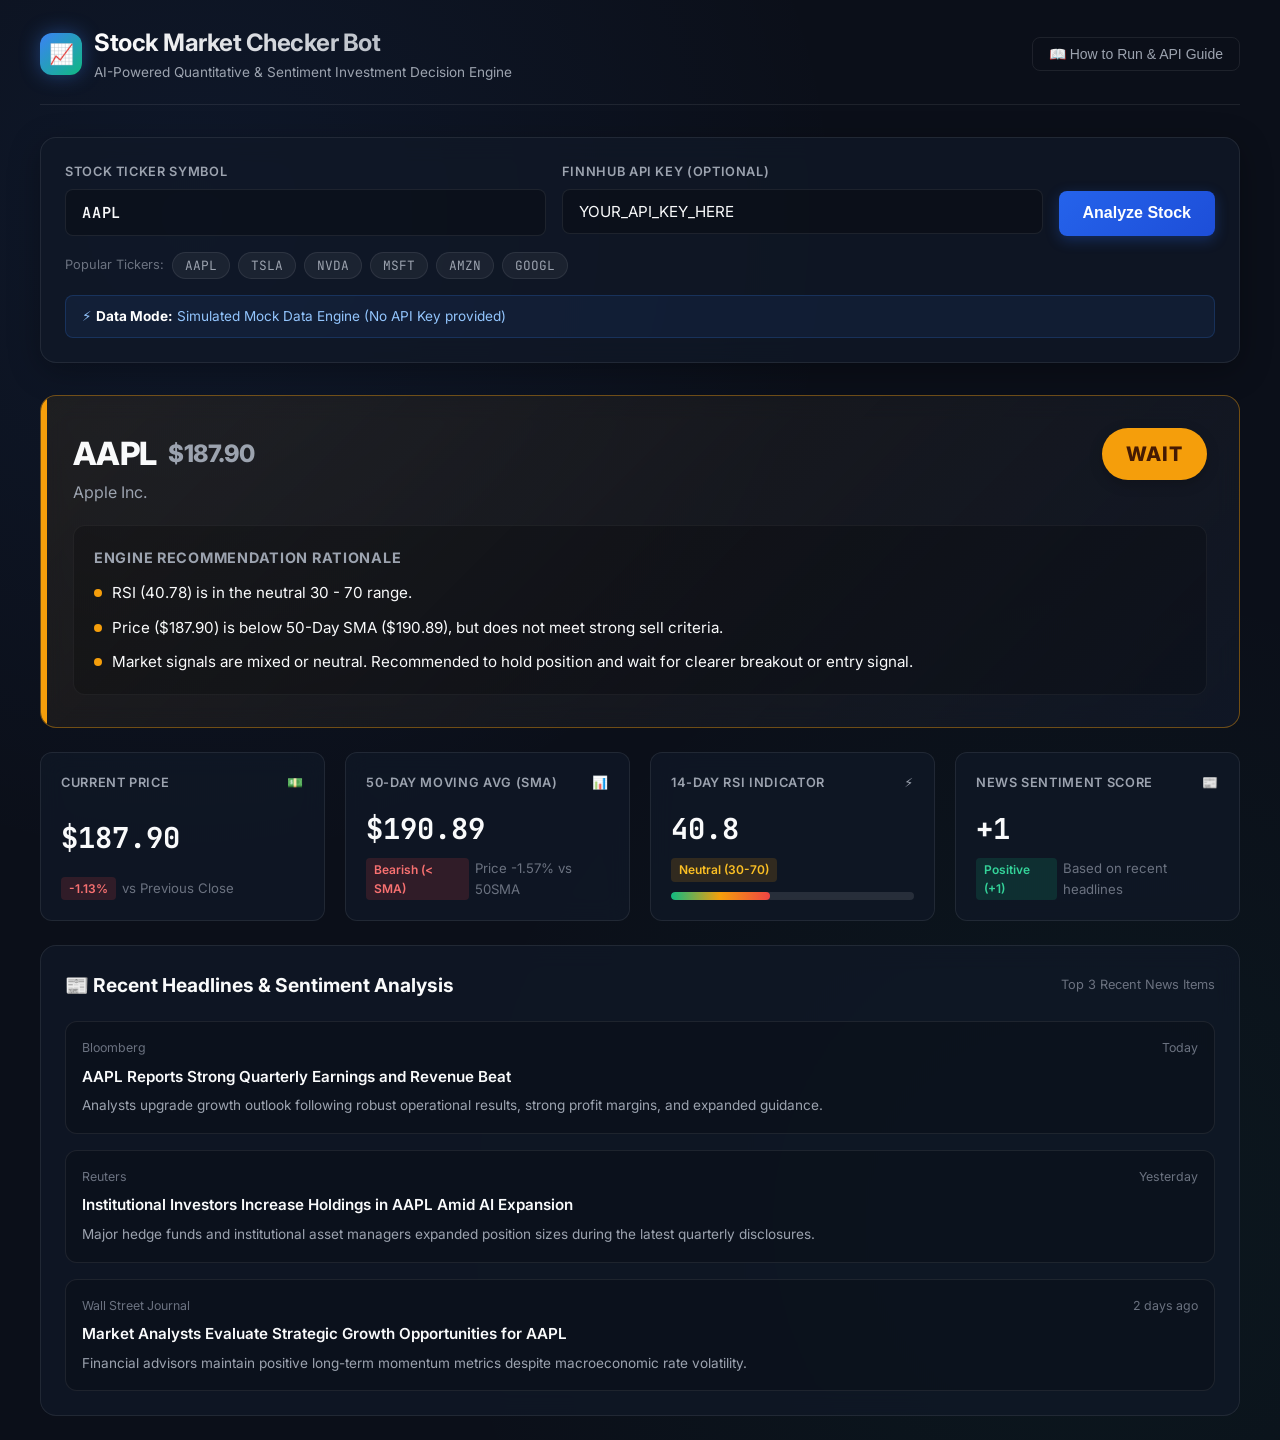
<file: index.html>
<!DOCTYPE html>
<html lang="en">
<head>
    <meta charset="UTF-8">
    <meta name="viewport" content="width=device-width, initial-scale=1.0">
    <title>Stock Market Checker Bot | AI Financial Dashboard</title>
    <link rel="preconnect" href="https://fonts.googleapis.com">
    <link rel="preconnect" href="https://fonts.gstatic.com" crossorigin>
    <link href="https://fonts.googleapis.com/css2?family=Inter:wght@300;400;500;600;700;800&family=JetBrains+Mono:wght@400;500;600&display=swap" rel="stylesheet">
    <style>
        :root {
            --bg-primary: #0b0f19;
            --bg-secondary: #111827;
            --bg-card: rgba(17, 24, 39, 0.75);
            --bg-card-hover: rgba(31, 41, 55, 0.85);
            --border-color: rgba(255, 255, 255, 0.08);
            --border-highlight: rgba(255, 255, 255, 0.18);
            --text-primary: #f9fafb;
            --text-secondary: #9ca3af;
            --text-muted: #6b7280;
            --accent-blue: #3b82f6;
            --accent-blue-glow: rgba(59, 130, 246, 0.3);
            --color-invest: #10b981;
            --color-invest-bg: rgba(16, 185, 129, 0.15);
            --color-invest-border: rgba(16, 185, 129, 0.4);
            --color-wait: #f59e0b;
            --color-wait-bg: rgba(245, 158, 11, 0.15);
            --color-wait-border: rgba(245, 158, 11, 0.4);
            --color-sell: #ef4444;
            --color-sell-bg: rgba(239, 68, 68, 0.15);
            --color-sell-border: rgba(239, 68, 68, 0.4);
            --radius-sm: 8px;
            --radius-md: 12px;
            --radius-lg: 16px;
            --font-main: 'Inter', system-ui, -apple-system, sans-serif;
            --font-mono: 'JetBrains Mono', monospace;
        }

        * {
            box-sizing: border-box;
            margin: 0;
            padding: 0;
        }

        body {
            background-color: var(--bg-primary);
            background-image:
                radial-gradient(circle at 15% 15%, rgba(59, 130, 246, 0.08) 0%, transparent 40%),
                radial-gradient(circle at 85% 85%, rgba(16, 185, 129, 0.05) 0%, transparent 40%);
            color: var(--text-primary);
            font-family: var(--font-main);
            min-height: 100vh;
            line-height: 1.6;
            padding: 24px;
        }

        .container {
            max-width: 1200px;
            margin: 0 auto;
        }

        /* Header */
        header {
            display: flex;
            justify-content: space-between;
            align-items: center;
            margin-bottom: 32px;
            padding-bottom: 20px;
            border-bottom: 1px solid var(--border-color);
        }

        .brand {
            display: flex;
            align-items: center;
            gap: 12px;
        }

        .brand-icon {
            width: 42px;
            height: 42px;
            background: linear-gradient(135deg, #3b82f6, #10b981);
            border-radius: var(--radius-md);
            display: flex;
            align-items: center;
            justify-content: center;
            font-weight: 800;
            font-size: 20px;
            color: #fff;
            box-shadow: 0 0 20px rgba(59, 130, 246, 0.4);
        }

        .brand-text h1 {
            font-size: 1.5rem;
            font-weight: 700;
            letter-spacing: -0.02em;
            background: linear-gradient(to right, #ffffff, #9ca3af);
            -webkit-background-clip: text;
            -webkit-text-fill-color: transparent;
        }

        .brand-text p {
            font-size: 0.85rem;
            color: var(--text-secondary);
        }

        .header-actions {
            display: flex;
            gap: 12px;
        }

        .btn-outline {
            background: transparent;
            border: 1px solid var(--border-color);
            color: var(--text-secondary);
            padding: 8px 16px;
            border-radius: var(--radius-sm);
            cursor: pointer;
            font-size: 0.875rem;
            font-weight: 500;
            transition: all 0.2s ease;
            display: inline-flex;
            align-items: center;
            gap: 6px;
        }

        .btn-outline:hover {
            color: var(--text-primary);
            border-color: var(--text-secondary);
            background: rgba(255, 255, 255, 0.05);
        }

        /* Controls Section */
        .search-panel {
            background: var(--bg-card);
            backdrop-filter: blur(12px);
            border: 1px solid var(--border-color);
            border-radius: var(--radius-lg);
            padding: 24px;
            margin-bottom: 32px;
            box-shadow: 0 8px 32px rgba(0, 0, 0, 0.3);
        }

        .search-form {
            display: grid;
            grid-template-columns: 1fr 1fr minmax(140px, auto);
            gap: 16px;
        }

        @media (max-width: 868px) {
            .search-form {
                grid-template-columns: 1fr;
            }
        }

        .input-group {
            display: flex;
            flex-direction: column;
            gap: 6px;
        }

        .input-group label {
            font-size: 0.8rem;
            font-weight: 600;
            text-transform: uppercase;
            letter-spacing: 0.05em;
            color: var(--text-secondary);
        }

        .input-wrapper {
            position: relative;
            display: flex;
            align-items: center;
        }

        .input-wrapper input {
            width: 100%;
            background: rgba(0, 0, 0, 0.25);
            border: 1px solid var(--border-color);
            border-radius: var(--radius-sm);
            padding: 12px 16px;
            color: var(--text-primary);
            font-size: 0.95rem;
            font-family: var(--font-main);
            transition: all 0.2s ease;
        }

        .input-wrapper input:focus {
            outline: none;
            border-color: var(--accent-blue);
            box-shadow: 0 0 0 3px var(--accent-blue-glow);
        }

        .input-wrapper input#tickerInput {
            text-transform: uppercase;
            font-family: var(--font-mono);
            font-weight: 600;
            letter-spacing: 0.05em;
        }

        .btn-primary {
            background: linear-gradient(135deg, #2563eb, #1d4ed8);
            color: #ffffff;
            border: none;
            border-radius: var(--radius-sm);
            padding: 12px 24px;
            font-size: 1rem;
            font-weight: 600;
            cursor: pointer;
            transition: all 0.2s ease;
            box-shadow: 0 4px 14px rgba(37, 99, 235, 0.3);
            display: flex;
            align-items: center;
            justify-content: center;
            gap: 8px;
            height: 45px;
            align-self: flex-end;
        }

        .btn-primary:hover {
            background: linear-gradient(135deg, #1d4ed8, #1e40af);
            box-shadow: 0 6px 20px rgba(37, 99, 235, 0.4);
            transform: translateY(-1px);
        }

        .btn-primary:disabled {
            opacity: 0.6;
            cursor: not-allowed;
            transform: none;
        }

        .presets {
            display: flex;
            align-items: center;
            gap: 8px;
            margin-top: 16px;
            flex-wrap: wrap;
        }

        .presets-label {
            font-size: 0.8rem;
            color: var(--text-muted);
        }

        .chip {
            background: rgba(255, 255, 255, 0.05);
            border: 1px solid var(--border-color);
            color: var(--text-secondary);
            padding: 4px 12px;
            border-radius: 100px;
            font-size: 0.8rem;
            font-family: var(--font-mono);
            cursor: pointer;
            transition: all 0.2s ease;
        }

        .chip:hover {
            background: rgba(255, 255, 255, 0.1);
            color: var(--text-primary);
            border-color: var(--text-secondary);
        }

        /* Mode & Notice Bar */
        .data-source-notice {
            display: flex;
            align-items: center;
            justify-content: space-between;
            background: rgba(59, 130, 246, 0.08);
            border: 1px solid rgba(59, 130, 246, 0.2);
            border-radius: var(--radius-sm);
            padding: 10px 16px;
            margin-top: 16px;
            font-size: 0.85rem;
            color: #93c5fd;
        }

        .data-source-notice strong {
            color: #ffffff;
        }

        /* Results Layout */
        .results-container {
            display: grid;
            grid-template-columns: 1fr;
            gap: 24px;
        }

        /* Recommendation Banner */
        .decision-card {
            background: var(--bg-card);
            backdrop-filter: blur(12px);
            border-radius: var(--radius-lg);
            padding: 32px;
            border: 1px solid var(--border-color);
            position: relative;
            overflow: hidden;
            transition: all 0.3s ease;
        }

        .decision-card::before {
            content: '';
            position: absolute;
            top: 0;
            left: 0;
            width: 6px;
            height: 100%;
            background: var(--text-muted);
        }

        .decision-card.invest {
            border-color: var(--color-invest-border);
            background: linear-gradient(135deg, rgba(16, 185, 129, 0.08), rgba(17, 24, 39, 0.85));
        }
        .decision-card.invest::before { background: var(--color-invest); }

        .decision-card.wait {
            border-color: var(--color-wait-border);
            background: linear-gradient(135deg, rgba(245, 158, 11, 0.08), rgba(17, 24, 39, 0.85));
        }
        .decision-card.wait::before { background: var(--color-wait); }

        .decision-card.sell {
            border-color: var(--color-sell-border);
            background: linear-gradient(135deg, rgba(239, 68, 68, 0.08), rgba(17, 24, 39, 0.85));
        }
        .decision-card.sell::before { background: var(--color-sell); }

        .decision-header {
            display: flex;
            justify-content: space-between;
            align-items: flex-start;
            flex-wrap: wrap;
            gap: 16px;
            margin-bottom: 20px;
        }

        .stock-meta h2 {
            font-size: 2rem;
            font-weight: 800;
            letter-spacing: -0.02em;
            display: flex;
            align-items: center;
            gap: 12px;
        }

        .company-name {
            font-size: 1rem;
            font-weight: 400;
            color: var(--text-secondary);
        }

        .badge-decision {
            padding: 10px 24px;
            border-radius: 100px;
            font-size: 1.25rem;
            font-weight: 800;
            letter-spacing: 0.05em;
            text-transform: uppercase;
            box-shadow: 0 4px 14px rgba(0, 0, 0, 0.2);
        }

        .badge-decision.invest {
            background: var(--color-invest);
            color: #022c22;
        }

        .badge-decision.wait {
            background: var(--color-wait);
            color: #451a03;
        }

        .badge-decision.sell {
            background: var(--color-sell);
            color: #450a0a;
        }

        .decision-reasons {
            background: rgba(0, 0, 0, 0.2);
            border-radius: var(--radius-md);
            padding: 20px;
            border: 1px solid rgba(255, 255, 255, 0.05);
        }

        .decision-reasons h4 {
            font-size: 0.9rem;
            text-transform: uppercase;
            letter-spacing: 0.05em;
            color: var(--text-secondary);
            margin-bottom: 12px;
        }

        .decision-reasons ul {
            list-style: none;
            display: flex;
            flex-direction: column;
            gap: 10px;
        }

        .decision-reasons li {
            display: flex;
            align-items: flex-start;
            gap: 10px;
            font-size: 0.95rem;
            color: var(--text-primary);
        }

        .decision-reasons li .bullet {
            width: 8px;
            height: 8px;
            border-radius: 50%;
            margin-top: 8px;
            flex-shrink: 0;
        }

        /* Indicator Cards Grid */
        .metrics-grid {
            display: grid;
            grid-template-columns: repeat(auto-fit, minmax(240px, 1fr));
            gap: 20px;
        }

        .metric-card {
            background: var(--bg-card);
            backdrop-filter: blur(12px);
            border: 1px solid var(--border-color);
            border-radius: var(--radius-md);
            padding: 20px;
            display: flex;
            flex-direction: column;
            justify-content: space-between;
            transition: all 0.2s ease;
        }

        .metric-card:hover {
            border-color: var(--border-highlight);
            transform: translateY(-2px);
        }

        .metric-title {
            font-size: 0.8rem;
            font-weight: 600;
            text-transform: uppercase;
            letter-spacing: 0.05em;
            color: var(--text-secondary);
            display: flex;
            justify-content: space-between;
            align-items: center;
        }

        .metric-value {
            font-size: 1.8rem;
            font-weight: 700;
            font-family: var(--font-mono);
            margin: 12px 0 6px 0;
            color: var(--text-primary);
        }

        .metric-sub {
            font-size: 0.825rem;
            color: var(--text-muted);
            display: flex;
            align-items: center;
            gap: 6px;
        }

        .metric-tag {
            padding: 2px 8px;
            border-radius: 4px;
            font-size: 0.75rem;
            font-weight: 600;
            display: inline-block;
        }

        .metric-tag.positive { background: var(--color-invest-bg); color: #34d399; }
        .metric-tag.negative { background: var(--color-sell-bg); color: #f87171; }
        .metric-tag.neutral { background: var(--color-wait-bg); color: #fbbf24; }

        /* Progress Bar for RSI */
        .rsi-bar-container {
            width: 100%;
            height: 8px;
            background: rgba(255, 255, 255, 0.1);
            border-radius: 4px;
            margin-top: 10px;
            overflow: hidden;
            position: relative;
        }

        .rsi-bar-fill {
            height: 100%;
            width: 50%;
            background: linear-gradient(to right, #10b981, #f59e0b, #ef4444);
            border-radius: 4px;
            transition: width 0.5s ease;
        }

        /* News Section */
        .news-section {
            background: var(--bg-card);
            backdrop-filter: blur(12px);
            border: 1px solid var(--border-color);
            border-radius: var(--radius-lg);
            padding: 24px;
        }

        .news-section-header {
            display: flex;
            justify-content: space-between;
            align-items: center;
            margin-bottom: 20px;
        }

        .news-section-header h3 {
            font-size: 1.2rem;
            font-weight: 700;
            display: flex;
            align-items: center;
            gap: 8px;
        }

        .news-grid {
            display: grid;
            grid-template-columns: 1fr;
            gap: 16px;
        }

        .news-item {
            background: rgba(0, 0, 0, 0.2);
            border: 1px solid var(--border-color);
            border-radius: var(--radius-md);
            padding: 16px;
            transition: all 0.2s ease;
            display: flex;
            flex-direction: column;
            gap: 8px;
        }

        .news-item:hover {
            border-color: var(--border-highlight);
            background: rgba(255, 255, 255, 0.02);
        }

        .news-meta {
            display: flex;
            justify-content: space-between;
            align-items: center;
            font-size: 0.775rem;
            color: var(--text-muted);
        }

        .news-title {
            font-size: 0.95rem;
            font-weight: 600;
            color: var(--text-primary);
            text-decoration: none;
            line-height: 1.4;
        }

        .news-title:hover {
            color: var(--accent-blue);
        }

        .news-summary {
            font-size: 0.85rem;
            color: var(--text-secondary);
            display: -webkit-box;
            -webkit-line-clamp: 2;
            -webkit-box-orient: vertical;
            overflow: hidden;
        }

        /* Instructions Modal / Guide */
        .guide-section {
            margin-top: 40px;
            background: var(--bg-secondary);
            border: 1px solid var(--border-color);
            border-radius: var(--radius-lg);
            padding: 24px;
        }

        .guide-section h3 {
            font-size: 1.1rem;
            margin-bottom: 16px;
            color: var(--text-primary);
            display: flex;
            align-items: center;
            gap: 8px;
        }

        .guide-steps {
            display: grid;
            grid-template-columns: repeat(auto-fit, minmax(280px, 1fr));
            gap: 20px;
        }

        .guide-step {
            background: rgba(0, 0, 0, 0.2);
            border-radius: var(--radius-md);
            padding: 16px;
            border: 1px solid rgba(255, 255, 255, 0.05);
        }

        .guide-step-num {
            display: inline-flex;
            width: 24px;
            height: 24px;
            background: var(--accent-blue);
            color: #fff;
            border-radius: 50%;
            align-items: center;
            justify-content: center;
            font-size: 0.75rem;
            font-weight: 700;
            margin-bottom: 10px;
        }

        .guide-step h4 {
            font-size: 0.9rem;
            margin-bottom: 6px;
        }

        .guide-step p {
            font-size: 0.825rem;
            color: var(--text-secondary);
        }

        code {
            background: rgba(255, 255, 255, 0.1);
            padding: 2px 6px;
            border-radius: 4px;
            font-family: var(--font-mono);
            font-size: 0.8rem;
            color: #60a5fa;
        }

        /* Loader & Hidden states */
        .hidden {
            display: none !important;
        }

        .spinner {
            width: 20px;
            height: 20px;
            border: 3px solid rgba(255, 255, 255, 0.3);
            border-radius: 50%;
            border-top-color: #ffffff;
            animation: spin 0.8s linear infinite;
        }

        @keyframes spin {
            to { transform: rotate(360deg); }
        }

        .error-banner {
            background: rgba(239, 68, 68, 0.1);
            border: 1px solid var(--color-sell-border);
            color: #fca5a5;
            padding: 16px;
            border-radius: var(--radius-md);
            margin-bottom: 24px;
            font-size: 0.9rem;
            display: flex;
            align-items: center;
            gap: 12px;
        }
    </style>
</head>
<body>

<div class="container">
    <!-- Header -->
    <header>
        <div class="brand">
            <div class="brand-icon">📈</div>
            <div class="brand-text">
                <h1>Stock Market Checker Bot</h1>
                <p>AI-Powered Quantitative & Sentiment Investment Decision Engine</p>
            </div>
        </div>
        <div class="header-actions">
            <button class="btn-outline" onclick="toggleGuide()">
                📖 How to Run & API Guide
            </button>
        </div>
    </header>

    <!-- Search Form Panel -->
    <div class="search-panel">
        <form id="searchForm" class="search-form" onsubmit="handleAnalyze(event)">
            <div class="input-group">
                <label for="tickerInput">Stock Ticker Symbol</label>
                <div class="input-wrapper">
                    <input type="text" id="tickerInput" placeholder="e.g. AAPL, TSLA, NVDA" value="AAPL" required />
                </div>
            </div>

            <div class="input-group">
                <label for="apiKeyInput">Finnhub API Key (Optional)</label>
                <div class="input-wrapper">
                    <input type="text" id="apiKeyInput" placeholder="YOUR_API_KEY_HERE (Default uses demo data)" value="YOUR_API_KEY_HERE" />
                </div>
            </div>

            <button type="submit" id="analyzeBtn" class="btn-primary">
                <span id="btnText">Analyze Stock</span>
                <span id="btnSpinner" class="spinner hidden"></span>
            </button>
        </form>

        <!-- Ticker Quick Select -->
        <div class="presets">
            <span class="presets-label">Popular Tickers:</span>
            <button class="chip" onclick="selectTicker('AAPL')">AAPL</button>
            <button class="chip" onclick="selectTicker('TSLA')">TSLA</button>
            <button class="chip" onclick="selectTicker('NVDA')">NVDA</button>
            <button class="chip" onclick="selectTicker('MSFT')">MSFT</button>
            <button class="chip" onclick="selectTicker('AMZN')">AMZN</button>
            <button class="chip" onclick="selectTicker('GOOGL')">GOOGL</button>
        </div>

        <div id="dataSourceNotice" class="data-source-notice">
            <span>⚡ <strong>Data Mode:</strong> <span id="dataModeText">Simulated Mock Engine (Enter a valid Finnhub API key for live financial market data)</span></span>
        </div>
    </div>

    <!-- Error Alert Container -->
    <div id="errorBanner" class="error-banner hidden">
        <span>⚠️</span>
        <span id="errorMessage">An error occurred while fetching data.</span>
    </div>

    <!-- Results Section -->
    <div id="resultsSection" class="results-container hidden">

        <!-- Decision Card -->
        <div id="decisionCard" class="decision-card invest">
            <div class="decision-header">
                <div class="stock-meta">
                    <h2><span id="resTicker">AAPL</span> <span id="resPriceHeader" style="font-size: 1.5rem; color: var(--text-secondary);">$189.50</span></h2>
                    <p class="company-name" id="resCompanyName">Apple Inc.</p>
                </div>
                <div id="decisionBadge" class="badge-decision invest">INVEST</div>
            </div>

            <div class="decision-reasons">
                <h4>Engine Recommendation Rationale</h4>
                <ul id="reasonsList">
                    <!-- Reasons populated via JS -->
                </ul>
            </div>
        </div>

        <!-- Metrics Grid -->
        <div class="metrics-grid">
            <!-- Current Price -->
            <div class="metric-card">
                <div class="metric-title">
                    <span>Current Price</span>
                    <span>💵</span>
                </div>
                <div class="metric-value" id="resPrice">$0.00</div>
                <div class="metric-sub" id="resPriceSub">
                    <span id="resPriceTag" class="metric-tag positive">+0.00%</span>
                    <span>vs Previous Close</span>
                </div>
            </div>

            <!-- 50-Day Moving Average -->
            <div class="metric-card">
                <div class="metric-title">
                    <span>50-Day Moving Avg (SMA)</span>
                    <span>📊</span>
                </div>
                <div class="metric-value" id="resSMA50">$0.00</div>
                <div class="metric-sub" id="resSMASub">
                    <span id="resSMATag" class="metric-tag positive">Above SMA</span>
                    <span id="resSMAPercent">Price +0.0% vs 50SMA</span>
                </div>
            </div>

            <!-- 14-Day RSI -->
            <div class="metric-card">
                <div class="metric-title">
                    <span>14-Day RSI Indicator</span>
                    <span>⚡</span>
                </div>
                <div class="metric-value" id="resRSI">0.0</div>
                <div class="metric-sub" id="resRSISub">
                    <span id="resRSITag" class="metric-tag neutral">Neutral (30-70)</span>
                </div>
                <div class="rsi-bar-container">
                    <div id="rsiBarFill" class="rsi-bar-fill"></div>
                </div>
            </div>

            <!-- News Sentiment -->
            <div class="metric-card">
                <div class="metric-title">
                    <span>News Sentiment Score</span>
                    <span>📰</span>
                </div>
                <div class="metric-value" id="resSentimentScore">0.0</div>
                <div class="metric-sub" id="resSentimentSub">
                    <span id="resSentimentTag" class="metric-tag positive">Positive (+0.0)</span>
                    <span>Based on recent headlines</span>
                </div>
            </div>
        </div>

        <!-- News Headlines List -->
        <div class="news-section">
            <div class="news-section-header">
                <h3>📰 Recent Headlines & Sentiment Analysis</h3>
                <span style="font-size: 0.8rem; color: var(--text-muted);">Top 3 Recent News Items</span>
            </div>
            <div class="news-grid" id="newsGrid">
                <!-- Headlines populated via JS -->
            </div>
        </div>

    </div>

    <!-- Instructions & Local Setup Guide -->
    <div id="guideSection" class="guide-section hidden">
        <h3>📖 Local Run Instructions & Free Finnhub API Key Setup</h3>
        <div class="guide-steps">
            <div class="guide-step">
                <div class="guide-step-num">1</div>
                <h4>Register Free Finnhub Key</h4>
                <p>Go to <a href="https://finnhub.io/register" target="_blank" style="color: #60a5fa;">finnhub.io/register</a> and sign up for a 100% free API key (60 calls/min limit, no credit card required).</p>
            </div>
            <div class="guide-step">
                <div class="guide-step-num">2</div>
                <h4>Enter Your API Key</h4>
                <p>Paste your API key into the <code>Finnhub API Key</code> box above or set <code>YOUR_API_KEY_HERE</code> in JavaScript. If left blank, the bot automatically uses simulated live market data!</p>
            </div>
            <div class="guide-step">
                <div class="guide-step-num">3</div>
                <h4>Run Locally in Browser</h4>
                <p>Open <code>index.html</code> directly in any web browser (Chrome, Firefox, Safari, Edge) or host with a simple static server like <code>python -m http.server 8000</code> or VS Code Live Server.</p>
            </div>
        </div>
    </div>

</div>

<script>
    // Configuration & State
    const DEFAULT_API_KEY = 'YOUR_API_KEY_HERE';

    // Toggle setup guide view
    function toggleGuide() {
        const guide = document.getElementById('guideSection');
        guide.classList.toggle('hidden');
    }

    // Set ticker input value from quick preset chips
    function selectTicker(symbol) {
        document.getElementById('tickerInput').value = symbol;
        handleAnalyze();
    }

    // Main data fetching router
    async function fetchStockData(symbol, apiKey) {
        const cleanSymbol = symbol.trim().toUpperCase();
        const cleanKey = apiKey ? apiKey.trim() : '';

        const isMockMode = !cleanKey || cleanKey === DEFAULT_API_KEY || cleanKey === 'YOUR_API_KEY_HERE' || cleanKey.toLowerCase() === 'demo';

        if (isMockMode) {
            updateDataModeNotice(true, "Simulated Mock Data Engine (No API Key provided)");
            return generateMockStockData(cleanSymbol);
        }

        try {
            updateDataModeNotice(false, `Live Finnhub API Connection (${cleanSymbol})`);

            // 1. Fetch Current Quote
            const quoteRes = await fetch(`https://finnhub.io/api/v1/quote?symbol=${cleanSymbol}&token=${cleanKey}`);
            if (!quoteRes.ok) throw new Error(`Finnhub Quote HTTP error! status: ${quoteRes.status}`);
            const quoteData = await quoteRes.json();

            // Check if ticker exists / returns data
            if (!quoteData || quoteData.c === 0 && quoteData.pc === 0) {
                throw new Error(`Ticker symbol '${cleanSymbol}' not found or no data returned.`);
            }

            // 2. Fetch Historical Candles (Past 90 days to ensure at least 50 trading days)
            const now = Math.floor(Date.now() / 1000);
            const ninetyDaysAgo = now - (90 * 24 * 60 * 60);
            const candleRes = await fetch(`https://finnhub.io/api/v1/stock/candle?symbol=${cleanSymbol}&resolution=D&from=${ninetyDaysAgo}&to=${now}&token=${cleanKey}`);
            const candleData = await candleRes.json();

            let historicalCloses = [];
            if (candleData && candleData.s === 'ok' && Array.isArray(candleData.c) && candleData.c.length >= 15) {
                historicalCloses = candleData.c;
            } else {
                // Fallback for candles if candle endpoint restricted on free key
                historicalCloses = generateMockCandles(quoteData.c || 150, 60);
            }

            // 3. Fetch Company News
            const todayStr = new Date().toISOString().split('T')[0];
            const sevenDaysAgoStr = new Date(Date.now() - 7 * 24 * 60 * 60 * 1000).toISOString().split('T')[0];
            const newsRes = await fetch(`https://finnhub.io/api/v1/company-news?symbol=${cleanSymbol}&from=${sevenDaysAgoStr}&to=${todayStr}&token=${cleanKey}`);
            const newsData = await newsRes.json();

            let newsHeadlines = [];
            if (Array.isArray(newsData) && newsData.length > 0) {
                newsHeadlines = newsData.slice(0, 5).map(item => ({
                    headline: item.headline || 'No title available',
                    summary: item.summary || 'No summary available',
                    source: item.source || 'Financial News',
                    url: item.url || '#',
                    datetime: item.datetime ? new Date(item.datetime * 1000).toLocaleDateString() : 'Recent'
                }));
            } else {
                newsHeadlines = generateMockNews(cleanSymbol);
            }

            return {
                ticker: cleanSymbol,
                companyName: getCompanyName(cleanSymbol),
                currentPrice: quoteData.c,
                previousClose: quoteData.pc,
                changePercent: quoteData.dp,
                historicalCloses: historicalCloses,
                news: newsHeadlines,
                isMock: false
            };

        } catch (error) {
            console.warn("API Fetching failed or rate limited, falling back to mock data:", error.message);
            updateDataModeNotice(true, `Fallback Engine (API Error: ${error.message})`);
            return generateMockStockData(cleanSymbol);
        }
    }

    function updateDataModeNotice(isMock, message) {
        const textEl = document.getElementById('dataModeText');
        if (textEl) textEl.textContent = message;
    }

    // Helper company names lookup
    function getCompanyName(ticker) {
        const names = {
            'AAPL': 'Apple Inc.',
            'TSLA': 'Tesla, Inc.',
            'NVDA': 'NVIDIA Corporation',
            'MSFT': 'Microsoft Corporation',
            'AMZN': 'Amazon.com, Inc.',
            'GOOGL': 'Alphabet Inc.',
            'META': 'Meta Platforms, Inc.',
            'AMD': 'Advanced Micro Devices, Inc.',
            'NFLX': 'Netflix, Inc.',
            'SPY': 'SPDR S&P 500 ETF Trust'
        };
        return names[ticker] || `${ticker} Corporation`;
    }

    // Mock Data Generator for seamless offline/no-key usage
    function generateMockStockData(symbol) {
        const basePrices = {
            'AAPL': 188.50,
            'TSLA': 242.20,
            'NVDA': 125.80,
            'MSFT': 448.90,
            'AMZN': 185.30,
            'GOOGL': 176.40,
            'META': 502.10
        };

        const basePrice = basePrices[symbol] || 100.00 + (symbol.charCodeAt(0) * 2.5);
        // Slightly randomize price variation
        const randomFactor = (Math.random() * 0.08) - 0.04;
        const currentPrice = Number((basePrice * (1 + randomFactor)).toFixed(2));
        const previousClose = Number((currentPrice * (1 - (Math.random() * 0.03 - 0.015))).toFixed(2));
        const changePercent = Number((((currentPrice - previousClose) / previousClose) * 100).toFixed(2));

        const historicalCloses = generateMockCandles(currentPrice, 60);
        const news = generateMockNews(symbol);

        return {
            ticker: symbol,
            companyName: getCompanyName(symbol),
            currentPrice: currentPrice,
            previousClose: previousClose,
            changePercent: changePercent,
            historicalCloses: historicalCloses,
            news: news,
            isMock: true
        };
    }

    function generateMockCandles(currentPrice, days) {
        const closes = [currentPrice];
        let price = currentPrice;

        // Symbol deterministic trend simulation based on ticker character codes
        const trendDirection = (currentPrice % 2 === 0) ? 0.002 : -0.001;

        for (let i = 1; i < days; i++) {
            const dailyChangePct = (Math.random() * 0.04 - 0.019) + trendDirection;
            price = price / (1 + dailyChangePct);
            closes.unshift(Number(price.toFixed(2)));
        }
        return closes;
    }

    function generateMockNews(symbol) {
        const templates = [
            {
                headline: `${symbol} Reports Strong Quarterly Earnings and Revenue Beat`,
                summary: `Analysts upgrade growth outlook following robust operational results, strong profit margins, and expanded guidance.`,
                source: "Bloomberg",
                datetime: "Today"
            },
            {
                headline: `Institutional Investors Increase Holdings in ${symbol} Amid AI Expansion`,
                summary: `Major hedge funds and institutional asset managers expanded position sizes during the latest quarterly disclosures.`,
                source: "Reuters",
                datetime: "Yesterday"
            },
            {
                headline: `Market Analysts Evaluate Strategic Growth Opportunities for ${symbol}`,
                summary: `Financial advisors maintain positive long-term momentum metrics despite macroeconomic rate volatility.`,
                source: "Wall Street Journal",
                datetime: "2 days ago"
            }
        ];
        return templates;
    }

    // Mathematical Indicator Calculations

    /**
     * Calculates Simple Moving Average (SMA) over period (default 50 days)
     */
    function calculateSMA(closes, period = 50) {
        if (!closes || closes.length === 0) return 0;
        const slice = closes.slice(-period);
        const sum = slice.reduce((acc, val) => acc + val, 0);
        return Number((sum / slice.length).toFixed(2));
    }

    /**
     * Calculates Relative Strength Index (RSI) over period (default 14 days)
     */
    function calculateRSI(closes, period = 14) {
        if (!closes || closes.length <= period) {
            return 50.0; // Default neutral RSI if not enough data
        }

        let gains = 0;
        let losses = 0;

        // Calculate initial avg gain and loss for first 14 periods
        for (let i = 1; i <= period; i++) {
            const change = closes[i] - closes[i - 1];
            if (change >= 0) gains += change;
            else losses += Math.abs(change);
        }

        let avgGain = gains / period;
        let avgLoss = losses / period;

        // Smooth with subsequent periods
        for (let i = period + 1; i < closes.length; i++) {
            const change = closes[i] - closes[i - 1];
            const gain = change >= 0 ? change : 0;
            const loss = change < 0 ? Math.abs(change) : 0;

            avgGain = (avgGain * (period - 1) + gain) / period;
            avgLoss = (avgLoss * (period - 1) + loss) / period;
        }

        if (avgLoss === 0) return 100.0;
        const rs = avgGain / avgLoss;
        const rsi = 100 - (100 / (1 + rs));
        return Number(rsi.toFixed(2));
    }

    /**
     * Analyzes news text for financial sentiment score (-1.0 to +1.0)
     */
    function calculateNewsSentiment(newsArray) {
        if (!newsArray || newsArray.length === 0) {
            return { score: 0.0, label: 'Neutral', positiveHits: 0, negativeHits: 0 };
        }

        const positiveKeywords = [
            'beat', 'growth', 'upgrade', 'record', 'surge', 'gain', 'profit', 'bullish',
            'expand', 'buy', 'strong', 'dividend', 'success', 'high', 'innovate', 'upside',
            'rally', 'boost', 'outperform', 'exceed', 'revenue', 'positive', 'breakthrough'
        ];

        const negativeKeywords = [
            'drop', 'fall', 'miss', 'loss', 'downgrade', 'risk', 'lawsuit', 'decline',
            'crash', 'bearish', 'warn', 'cut', 'debt', 'slump', 'layoff', 'probe',
            'recall', 'weak', 'slide', 'underperform', 'investigation', 'plunge', 'penalty'
        ];

        let totalPos = 0;
        let totalNeg = 0;

        newsArray.forEach(item => {
            const fullText = `${item.headline || ''} ${item.summary || ''}`.toLowerCase();

            positiveKeywords.forEach(kw => {
                const regex = new RegExp(`\\b${kw}\\b`, 'gi');
                const matches = fullText.match(regex);
                if (matches) totalPos += matches.length;
            });

            negativeKeywords.forEach(kw => {
                const regex = new RegExp(`\\b${kw}\\b`, 'gi');
                const matches = fullText.match(regex);
                if (matches) totalNeg += matches.length;
            });
        });

        const totalWords = totalPos + totalNeg;
        let score = 0.0;
        if (totalWords > 0) {
            score = (totalPos - totalNeg) / totalWords;
        }

        let label = 'Neutral';
        if (score > 0.15) label = 'Positive';
        else if (score < -0.15) label = 'Negative';

        return {
            score: Number(score.toFixed(2)),
            label: label,
            positiveHits: totalPos,
            negativeHits: totalNeg
        };
    }

    /**
     * Decision Logic Engine
     * Evaluates technical indicators & news sentiment according to specified rules:
     *
     * INVEST (Buy Signal):
     *  - RSI < 30 (Oversold condition)
     *  - OR (Current Price > 50-day Moving Average AND News Sentiment is Positive)
     *
     * SELL (Sell Signal):
     *  - RSI > 70 (Overbought condition)
     *  - OR (Current Price drops significantly below 50-day Moving Average AND News Sentiment is Negative)
     *
     * WAIT (Hold Signal):
     *  - Data is mixed, neutral, or does not hit thresholds.
     */
    function evaluateDecision(currentPrice, sma50, rsi14, sentiment) {
        const isOversold = rsi14 < 30;
        const isOverbought = rsi14 > 70;
        const isAboveSMA = currentPrice > sma50;
        // Significant drop below 50SMA defined as >= 1.5% below 50SMA or simple price < sma50
        const isSignificantlyBelowSMA = currentPrice < (sma50 * 0.985);
        const isPosSentiment = sentiment.label === 'Positive' || sentiment.score > 0.1;
        const isNegSentiment = sentiment.label === 'Negative' || sentiment.score < -0.1;

        const reasons = [];

        // Check BUY / INVEST Conditions
        const buyRsiCondition = isOversold;
        const buyTrendCondition = isAboveSMA && isPosSentiment;

        // Check SELL Conditions
        const sellRsiCondition = isOverbought;
        const sellTrendCondition = (currentPrice < sma50) && isNegSentiment;

        let recommendation = 'WAIT';

        if (buyRsiCondition || buyTrendCondition) {
            recommendation = 'INVEST';
            if (buyRsiCondition) {
                reasons.push(`RSI is ${rsi14} (< 30), indicating stock is in oversold territory (buying opportunity).`);
            }
            if (buyTrendCondition) {
                reasons.push(`Current price ($${currentPrice.toFixed(2)}) is trading above the 50-Day Moving Average ($${sma50.toFixed(2)}).`);
                reasons.push(`Recent market news sentiment is positive (Score: ${sentiment.score > 0 ? '+' : ''}${sentiment.score}).`);
            }
        } else if (sellRsiCondition || sellTrendCondition) {
            recommendation = 'SELL';
            if (sellRsiCondition) {
                reasons.push(`RSI is ${rsi14} (> 70), indicating stock is in overbought territory (profit taking signal).`);
            }
            if (sellTrendCondition) {
                reasons.push(`Current price ($${currentPrice.toFixed(2)}) has dropped below the 50-Day Moving Average ($${sma50.toFixed(2)}).`);
                reasons.push(`Recent market news sentiment is negative (Score: ${sentiment.score}).`);
            }
        } else {
            recommendation = 'WAIT';
            reasons.push(`RSI (${rsi14}) is in the neutral 30 - 70 range.`);
            if (isAboveSMA) {
                reasons.push(`Price ($${currentPrice.toFixed(2)}) is above 50-Day SMA ($${sma50.toFixed(2)}), but news sentiment is neutral/mixed (${sentiment.score}).`);
            } else {
                reasons.push(`Price ($${currentPrice.toFixed(2)}) is below 50-Day SMA ($${sma50.toFixed(2)}), but does not meet strong sell criteria.`);
            }
            reasons.push(`Market signals are mixed or neutral. Recommended to hold position and wait for clearer breakout or entry signal.`);
        }

        return {
            decision: recommendation,
            reasons: reasons,
            isOversold: isOversold,
            isOverbought: isOverbought,
            isAboveSMA: isAboveSMA
        };
    }

    // UI Event Handlers & Rendering

    async function handleAnalyze(e) {
        if (e) e.preventDefault();

        const tickerInput = document.getElementById('tickerInput');
        const apiKeyInput = document.getElementById('apiKeyInput');
        const analyzeBtn = document.getElementById('analyzeBtn');
        const btnText = document.getElementById('btnText');
        const btnSpinner = document.getElementById('btnSpinner');
        const errorBanner = document.getElementById('errorBanner');
        const resultsSection = document.getElementById('resultsSection');

        const ticker = tickerInput.value.trim().toUpperCase();
        if (!ticker) return;

        // UI Loading state
        analyzeBtn.disabled = true;
        btnText.textContent = 'Analyzing...';
        btnSpinner.classList.remove('hidden');
        errorBanner.classList.add('hidden');

        try {
            const data = await fetchStockData(ticker, apiKeyInput.value);

            // Calculate indicators
            const sma50 = calculateSMA(data.historicalCloses, 50);
            const rsi14 = calculateRSI(data.historicalCloses, 14);
            const sentiment = calculateNewsSentiment(data.news);

            // Decision
            const analysis = evaluateDecision(data.currentPrice, sma50, rsi14, sentiment);

            // Render Results
            renderResults(data, sma50, rsi14, sentiment, analysis);

            resultsSection.classList.remove('hidden');

        } catch (err) {
            console.error("Error analyzing stock:", err);
            document.getElementById('errorMessage').textContent = err.message || "Failed to analyze stock ticker. Please try again.";
            errorBanner.classList.remove('hidden');
        } finally {
            analyzeBtn.disabled = false;
            btnText.textContent = 'Analyze Stock';
            btnSpinner.classList.add('hidden');
        }
    }

    function renderResults(data, sma50, rsi14, sentiment, analysis) {
        // Ticker & Company Header
        document.getElementById('resTicker').textContent = data.ticker;
        document.getElementById('resCompanyName').textContent = data.companyName;
        document.getElementById('resPriceHeader').textContent = `$${data.currentPrice.toFixed(2)}`;

        // Decision Badge & Card styling
        const decisionCard = document.getElementById('decisionCard');
        const decisionBadge = document.getElementById('decisionBadge');

        decisionCard.className = `decision-card ${analysis.decision.toLowerCase()}`;
        decisionBadge.className = `badge-decision ${analysis.decision.toLowerCase()}`;
        decisionBadge.textContent = analysis.decision;

        // Rationale list
        const reasonsList = document.getElementById('reasonsList');
        reasonsList.innerHTML = '';
        analysis.reasons.forEach(reason => {
            const li = document.createElement('li');

            let bulletColor = '#f59e0b';
            if (analysis.decision === 'INVEST') bulletColor = '#10b981';
            else if (analysis.decision === 'SELL') bulletColor = '#ef4444';

            li.innerHTML = `<span class="bullet" style="background:${bulletColor};"></span> <span>${reason}</span>`;
            reasonsList.appendChild(li);
        });

        // Current Price Card
        document.getElementById('resPrice').textContent = `$${data.currentPrice.toFixed(2)}`;
        const priceTag = document.getElementById('resPriceTag');
        const changeVal = data.changePercent || 0;
        priceTag.textContent = `${changeVal >= 0 ? '+' : ''}${changeVal.toFixed(2)}%`;
        priceTag.className = `metric-tag ${changeVal >= 0 ? 'positive' : 'negative'}`;

        // SMA Card
        document.getElementById('resSMA50').textContent = `$${sma50.toFixed(2)}`;
        const smaTag = document.getElementById('resSMATag');
        const smaPercentEl = document.getElementById('resSMAPercent');
        const diffFromSMA = (((data.currentPrice - sma50) / sma50) * 100).toFixed(2);

        if (data.currentPrice >= sma50) {
            smaTag.textContent = 'Bullish (> SMA)';
            smaTag.className = 'metric-tag positive';
            smaPercentEl.textContent = `Price +${diffFromSMA}% vs 50SMA`;
        } else {
            smaTag.textContent = 'Bearish (< SMA)';
            smaTag.className = 'metric-tag negative';
            smaPercentEl.textContent = `Price ${diffFromSMA}% vs 50SMA`;
        }

        // RSI Card
        document.getElementById('resRSI').textContent = rsi14.toFixed(1);
        const rsiTag = document.getElementById('resRSITag');
        const rsiBarFill = document.getElementById('rsiBarFill');

        rsiBarFill.style.width = `${Math.min(Math.max(rsi14, 0), 100)}%`;

        if (rsi14 < 30) {
            rsiTag.textContent = 'Oversold (< 30)';
            rsiTag.className = 'metric-tag positive';
        } else if (rsi14 > 70) {
            rsiTag.textContent = 'Overbought (> 70)';
            rsiTag.className = 'metric-tag negative';
        } else {
            rsiTag.textContent = 'Neutral (30-70)';
            rsiTag.className = 'metric-tag neutral';
        }

        // Sentiment Card
        document.getElementById('resSentimentScore').textContent = `${sentiment.score > 0 ? '+' : ''}${sentiment.score}`;
        const sentimentTag = document.getElementById('resSentimentTag');
        sentimentTag.textContent = `${sentiment.label} (${sentiment.score > 0 ? '+' : ''}${sentiment.score})`;

        if (sentiment.label === 'Positive') sentimentTag.className = 'metric-tag positive';
        else if (sentiment.label === 'Negative') sentimentTag.className = 'metric-tag negative';
        else sentimentTag.className = 'metric-tag neutral';

        // News Headlines (Top 3)
        const newsGrid = document.getElementById('newsGrid');
        newsGrid.innerHTML = '';

        const top3News = data.news.slice(0, 3);
        if (top3News.length === 0) {
            newsGrid.innerHTML = '<p style="color: var(--text-muted); font-size:0.9rem;">No recent news found for this ticker.</p>';
        } else {
            top3News.forEach(item => {
                const newsCard = document.createElement('div');
                newsCard.className = 'news-item';
                newsCard.innerHTML = `
                    <div class="news-meta">
                        <span>${item.source}</span>
                        <span>${item.datetime}</span>
                    </div>
                    <a href="${item.url}" target="_blank" class="news-title">${item.headline}</a>
                    <p class="news-summary">${item.summary}</p>
                `;
                newsGrid.appendChild(newsCard);
            });
        }
    }

    // Auto load default ticker AAPL on page launch
    window.addEventListener('DOMContentLoaded', () => {
        handleAnalyze();
    });
</script>
</body>
</html>
</file>
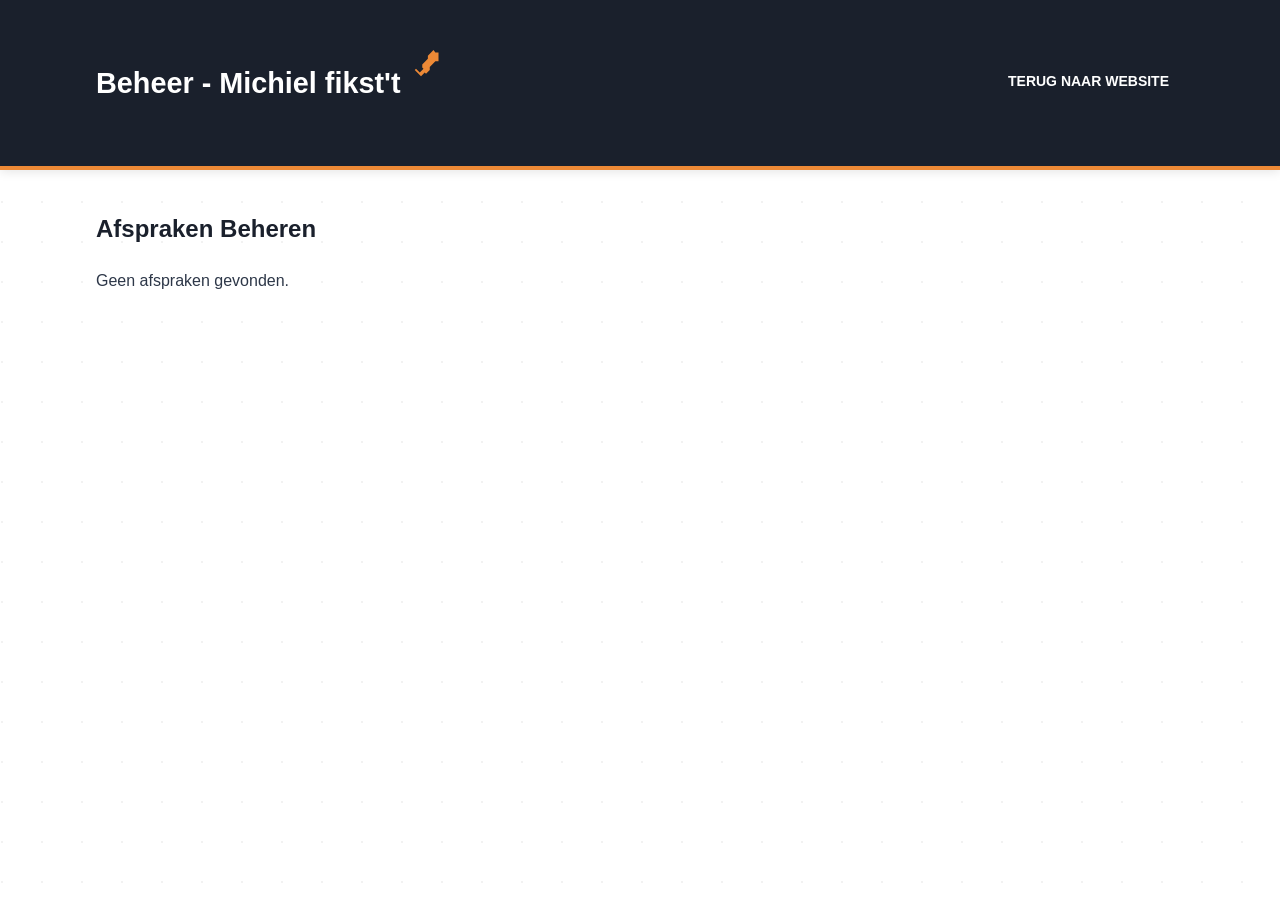
<file: admin.html>
<!DOCTYPE html>
<html lang="nl">
<head>
    <meta charset="UTF-8">
    <meta name="viewport" content="width=device-width, initial-scale=1.0">
    <title>Beheer | Michiel fikst't</title>
    <link rel="stylesheet" href="style.css">
    <style>
        table { width: 100%; border-collapse: collapse; margin-top: 20px; }
        th, td { border: 1px solid #ddd; padding: 12px; text-align: left; }
        th { background-color: var(--primary-color); color: white; }
        tr:nth-child(even) { background-color: #f2f2f2; }
        .status-wachtend { color: #856404; background-color: #fff3cd; padding: 5px; border-radius: 3px; }
        .status-goedgekeurd { color: #155724; background-color: #d4edda; padding: 5px; border-radius: 3px; }
        .actions { display: flex; gap: 5px; }
        .btn-small { padding: 5px 10px; font-size: 0.8rem; }
        .btn-approve { background-color: #27ae60; }
        .btn-delete { background-color: #c0392b; }
    </style>
</head>
<body>
    <header>
        <div class="container">
            <div class="logo-wrapper">
                <h1 class="logo-text">Beheer - Michiel fikst't</h1>
                <div class="hammer-tool">
                    <svg viewBox="0 0 24 24">
                        <path d="M19.5,2H22V9H19.5L15,13.5V16L12,19L11,18L8,21L3,16L4,15L7,18L10,15L9,14V11.5L13.5,7V4.5L18,0L19.5,2Z" />
                    </svg>
                </div>
            </div>
            <nav>
                <ul>
                    <li><a href="index.html">Terug naar Website</a></li>
                </ul>
            </nav>
        </div>
    </header>

    <main class="container">
        <h2>Afspraken Beheren</h2>
        <div id="no-appointments" style="display:none;">Geen afspraken gevonden.</div>
        <table id="appointments-table">
            <thead>
                <tr>
                    <th>Datum</th>
                    <th>Naam</th>
                    <th>Contact</th>
                    <th>Apparaat</th>
                    <th>Type</th>
                    <th>Bericht</th>
                    <th>Status</th>
                    <th>Acties</th>
                </tr>
            </thead>
            <tbody id="appointments-list">
                <!-- Appointments will be loaded here -->
            </tbody>
        </table>
    </main>

    <script>
        function loadAppointments() {
            const list = document.getElementById('appointments-list');
            const noApps = document.getElementById('no-appointments');
            const table = document.getElementById('appointments-table');
            const appointments = JSON.parse(localStorage.getItem('appointments') || '[]');

            if (appointments.length === 0) {
                noApps.style.display = 'block';
                table.style.display = 'none';
                return;
            }

            noApps.style.display = 'none';
            table.style.display = 'table';
            list.innerHTML = '';

            appointments.forEach(app => {
                const tr = document.createElement('tr');

                // Safe way to insert user data
                const createCell = (text) => {
                    const td = document.createElement('td');
                    td.textContent = text || '-';
                    return td;
                };

                tr.appendChild(createCell(app.date));
                tr.appendChild(createCell(app.name));
                tr.appendChild(createCell(app.contact));
                tr.appendChild(createCell(app.device));
                tr.appendChild(createCell(app.service_type === 'thuis' ? 'Bij klant' : 'Franklin Rooseveltlaan'));
                tr.appendChild(createCell(app.message));

                const statusTd = document.createElement('td');
                const statusSpan = document.createElement('span');
                statusSpan.className = `status-${app.status}`;
                statusSpan.textContent = app.status;
                statusTd.appendChild(statusSpan);
                tr.appendChild(statusTd);

                const actionsTd = document.createElement('td');
                actionsTd.className = 'actions';

                if (app.status === 'wachtend') {
                    const approveBtn = document.createElement('button');
                    approveBtn.className = 'btn btn-small btn-approve';
                    approveBtn.textContent = 'Goedkeuren';
                    approveBtn.onclick = () => approveApp(app.id);
                    actionsTd.appendChild(approveBtn);
                }

                const deleteBtn = document.createElement('button');
                deleteBtn.className = 'btn btn-small btn-delete';
                deleteBtn.textContent = 'Verwijderen';
                deleteBtn.onclick = () => deleteApp(app.id);
                actionsTd.appendChild(deleteBtn);

                tr.appendChild(actionsTd);
                list.appendChild(tr);
            });
        }

        function approveApp(id) {
            let appointments = JSON.parse(localStorage.getItem('appointments') || '[]');
            appointments = appointments.map(app => {
                if (app.id === id) app.status = 'goedgekeurd';
                return app;
            });
            localStorage.setItem('appointments', JSON.stringify(appointments));
            loadAppointments();
        }

        function deleteApp(id) {
            if (confirm('Weet je zeker dat je deze afspraak wilt verwijderen?')) {
                let appointments = JSON.parse(localStorage.getItem('appointments') || '[]');
                appointments = appointments.filter(app => app.id !== id);
                localStorage.setItem('appointments', JSON.stringify(appointments));
                loadAppointments();
            }
        }

        window.onload = loadAppointments;
    </script>
</body>
</html>
</file>
<file: style.css>
:root {
    --primary-color: #1a202c;
    --secondary-color: #ed8936;
    --accent-color: #4fd1c5; /* Electronic Cyan */
    --light-bg: #f7fafc;
    --text-color: #2d3748;
    --white: #ffffff;
    --transition: all 0.3s ease;
    --neon-glow: 0 0 10px rgba(79, 209, 197, 0.7);
}

* {
    margin: 0;
    padding: 0;
    box-sizing: border-box;
}

html {
    scroll-behavior: smooth;
}

body {
    font-family: 'Inter', -apple-system, BlinkMacSystemFont, "Segoe UI", Roboto, Helvetica, Arial, sans-serif;
    line-height: 1.6;
    color: var(--text-color);
    background-color: var(--white);
    animation: fadeIn 0.8s ease-in;
    background-image:
        radial-gradient(circle at 2px 2px, rgba(0,0,0,0.05) 1px, transparent 0);
    background-size: 40px 40px;
}

@keyframes fadeIn {
    from { opacity: 0; }
    to { opacity: 1; }
}

@keyframes slideUp {
    from { transform: translateY(20px); opacity: 0; }
    to { transform: translateY(0); opacity: 1; }
}

@keyframes flicker {
    0% { opacity: 0.8; }
    5% { opacity: 0.9; }
    10% { opacity: 0.4; }
    15% { opacity: 1; }
    25% { opacity: 0.6; }
    30% { opacity: 1; }
    70% { opacity: 0.9; }
    72% { opacity: 0.2; }
    77% { opacity: 0.9; }
    100% { opacity: 1; }
}

@keyframes pulse-energy {
    0% { box-shadow: 0 0 0 0 rgba(237, 137, 54, 0.7); }
    70% { box-shadow: 0 0 0 10px rgba(237, 137, 54, 0); }
    100% { box-shadow: 0 0 0 0 rgba(237, 137, 54, 0); }
}

@keyframes rotate-gear {
    from { transform: rotate(0deg); }
    to { transform: rotate(360deg); }
}

@keyframes hammer-swing {
    0% { transform: translate(50px, -50px) rotate(45deg); opacity: 0; }
    20% { transform: translate(20px, -20px) rotate(45deg); opacity: 1; }
    30% { transform: translate(0px, 0px) rotate(0deg); }
    40% { transform: translate(5px, -5px) rotate(10deg); }
    50% { transform: translate(0px, 0px) rotate(0deg); }
    60% { transform: translate(5px, -5px) rotate(10deg); }
    70% { transform: translate(0px, 0px) rotate(0deg); }
    100% { transform: translate(0px, 0px) rotate(0deg); opacity: 1; }
}

@keyframes logo-repair {
    0% { transform: rotate(-5deg); filter: grayscale(1); }
    25% { transform: rotate(-5deg); filter: grayscale(1); }
    30% { transform: rotate(0deg); filter: grayscale(0); }
    100% { transform: rotate(0deg); filter: grayscale(0); }
}

.container {
    width: 85%;
    max-width: 1100px;
    margin: auto;
    overflow: hidden;
    padding: 40px 0;
}

h1, h2, h3 {
    margin-bottom: 20px;
    color: var(--primary-color);
}

section {
    animation: slideUp 0.8s ease-out;
}

.btn {
    display: inline-block;
    background: var(--secondary-color);
    color: var(--white);
    padding: 12px 24px;
    text-decoration: none;
    border-radius: 8px;
    transition: var(--transition);
    border: none;
    cursor: pointer;
    font-size: 1rem;
    font-weight: 600;
    box-shadow: 0 4px 6px rgba(0,0,0,0.1);
}

.btn:hover {
    background: #dd6b20;
    transform: translateY(-2px);
    box-shadow: 0 6px 12px rgba(0,0,0,0.15);
}

.btn-pulse {
    animation: pulse-energy 2s infinite;
}

.bg-light {
    background: var(--light-bg);
}

/* Header */
header {
    background: var(--primary-color);
    color: var(--white);
    padding: 20px 0;
    border-bottom: var(--secondary-color) 4px solid;
    position: sticky;
    top: 0;
    z-index: 1000;
    box-shadow: 0 2px 10px rgba(0,0,0,0.1);
}

.logo-wrapper {
    float: left;
    position: relative;
    display: flex;
    align-items: center;
}

header h1 {
    margin-bottom: 0;
    color: var(--white);
    font-size: 1.8rem;
    animation: flicker 3s infinite, logo-repair 2s ease-out forwards;
    cursor: pointer;
    transform-origin: left bottom;
}

.logo-wrapper:hover h1 {
    animation: logo-repair 1s ease-out;
}

.hammer-tool {
    position: absolute;
    right: -40px;
    top: -10px;
    width: 30px;
    height: 30px;
    fill: var(--secondary-color);
    animation: hammer-swing 2s ease-out forwards;
    pointer-events: none;
    opacity: 0;
}

.logo-wrapper:hover .hammer-tool {
    animation: hammer-swing 1s ease-out;
}

header h1:hover {
    color: var(--accent-color);
    text-shadow: var(--neon-glow);
}

header nav {
    float: right;
    margin-top: 8px;
}

header nav ul {
    list-style: none;
}

header nav li {
    display: inline;
    padding: 0 15px;
}

header nav a {
    color: var(--white);
    text-decoration: none;
    text-transform: uppercase;
    font-size: 14px;
    font-weight: 600;
    transition: var(--transition);
}

header nav a:hover {
    color: var(--secondary-color);
}

/* Hero */
#hero {
    min-height: 500px;
    background: linear-gradient(rgba(0,0,0,0.6), rgba(0,0,0,0.6)), url('https://images.unsplash.com/photo-1581092160562-40aa08e78837?ixlib=rb-1.2.1&auto=format&fit=crop&w=1350&q=80') no-repeat center center/cover;
    text-align: center;
    color: var(--white);
    display: flex;
    flex-direction: column;
    justify-content: center;
}

#hero h2 {
    font-size: 3.5rem;
    margin-bottom: 20px;
    color: var(--white);
    text-shadow: 2px 2px 10px rgba(0,0,0,0.8);
    position: relative;
}

#hero h2::after {
    content: '';
    position: absolute;
    bottom: -10px;
    left: 50%;
    transform: translateX(-50%);
    width: 100px;
    height: 4px;
    background: var(--secondary-color);
    box-shadow: 0 0 15px var(--secondary-color);
}

#hero p {
    font-size: 1.4rem;
    margin-bottom: 30px;
}

.hero-price {
    font-size: 1.5rem;
    color: var(--secondary-color);
    margin-bottom: 2rem;
    font-weight: bold;
    position: relative;
    display: inline-block;
    cursor: help;
}

.hero-price:hover::after {
    content: attr(data-binary);
    position: absolute;
    top: 100%;
    left: 50%;
    transform: translateX(-50%);
    font-family: monospace;
    font-size: 0.8rem;
    color: var(--accent-color);
    white-space: nowrap;
    opacity: 0.8;
    animation: flicker 0.5s infinite;
}

/* Services */
.services-grid {
    display: grid;
    grid-template-columns: repeat(auto-fit, minmax(300px, 1fr));
    gap: 30px;
    margin-top: 30px;
}

.service-card {
    background: var(--white);
    padding: 30px;
    border-radius: 12px;
    box-shadow: 0 4px 20px rgba(0,0,0,0.05);
    text-align: center;
    transition: var(--transition);
    border: 1px solid #edf2f7;
}

.service-card:hover {
    transform: translateY(-10px);
    box-shadow: 0 12px 30px rgba(0,0,0,0.1);
    border-color: var(--secondary-color);
}

.service-card:hover h3 {
    text-shadow: 0 0 8px rgba(237, 137, 54, 0.4);
}

.service-card h3 {
    margin-bottom: 15px;
    color: var(--secondary-color);
}

/* Map Placeholder */
.map-placeholder {
    background: #e2e8f0;
    height: 300px;
    display: flex;
    align-items: center;
    justify-content: center;
    border-radius: 12px;
    margin-top: 20px;
    color: var(--accent-color);
    font-weight: 600;
}

/* Forms */
.form-group {
    margin-bottom: 20px;
}

.form-group label {
    display: block;
    margin-bottom: 8px;
    font-weight: 600;
}

.form-group input, .form-group textarea, .form-group select {
    width: 100%;
    padding: 12px;
    border: 2px solid #e2e8f0;
    border-radius: 8px;
    font-family: inherit;
    transition: var(--transition);
}

.form-group input:focus, .form-group textarea:focus, .form-group select:focus {
    outline: none;
    border-color: var(--secondary-color);
}

.form-group textarea {
    height: 120px;
}

/* Footer */
footer {
    padding: 40px 0;
    margin-top: 40px;
    color: var(--white);
    background-color: var(--primary-color);
    text-align: center;
    position: relative;
}

.hidden-gear {
    position: absolute;
    bottom: 10px;
    right: 10px;
    width: 30px;
    height: 30px;
    opacity: 0.1;
    transition: opacity 0.5s;
    cursor: help;
}

.hidden-gear:hover {
    opacity: 1;
    animation: rotate-gear 2s linear infinite;
}

.hidden-gear svg {
    fill: var(--white);
}

footer a {
    color: var(--white);
    opacity: 0.7;
    text-decoration: none;
    font-size: 0.95rem;
    transition: var(--transition);
}

footer a:hover {
    opacity: 1;
    color: var(--secondary-color);
    text-decoration: underline;
}

/* Responsive */
@media(max-width: 768px) {
    header h1 {
        float: none;
        text-align: center;
        display: block;
    }

    header nav {
        float: none;
        text-align: center;
        margin-top: 15px;
    }

    header nav li {
        display: inline-block;
        padding: 5px 10px;
    }

    .container {
        width: 90%;
    }

    #hero h2 {
        font-size: 2.5rem;
    }
}
</file>
